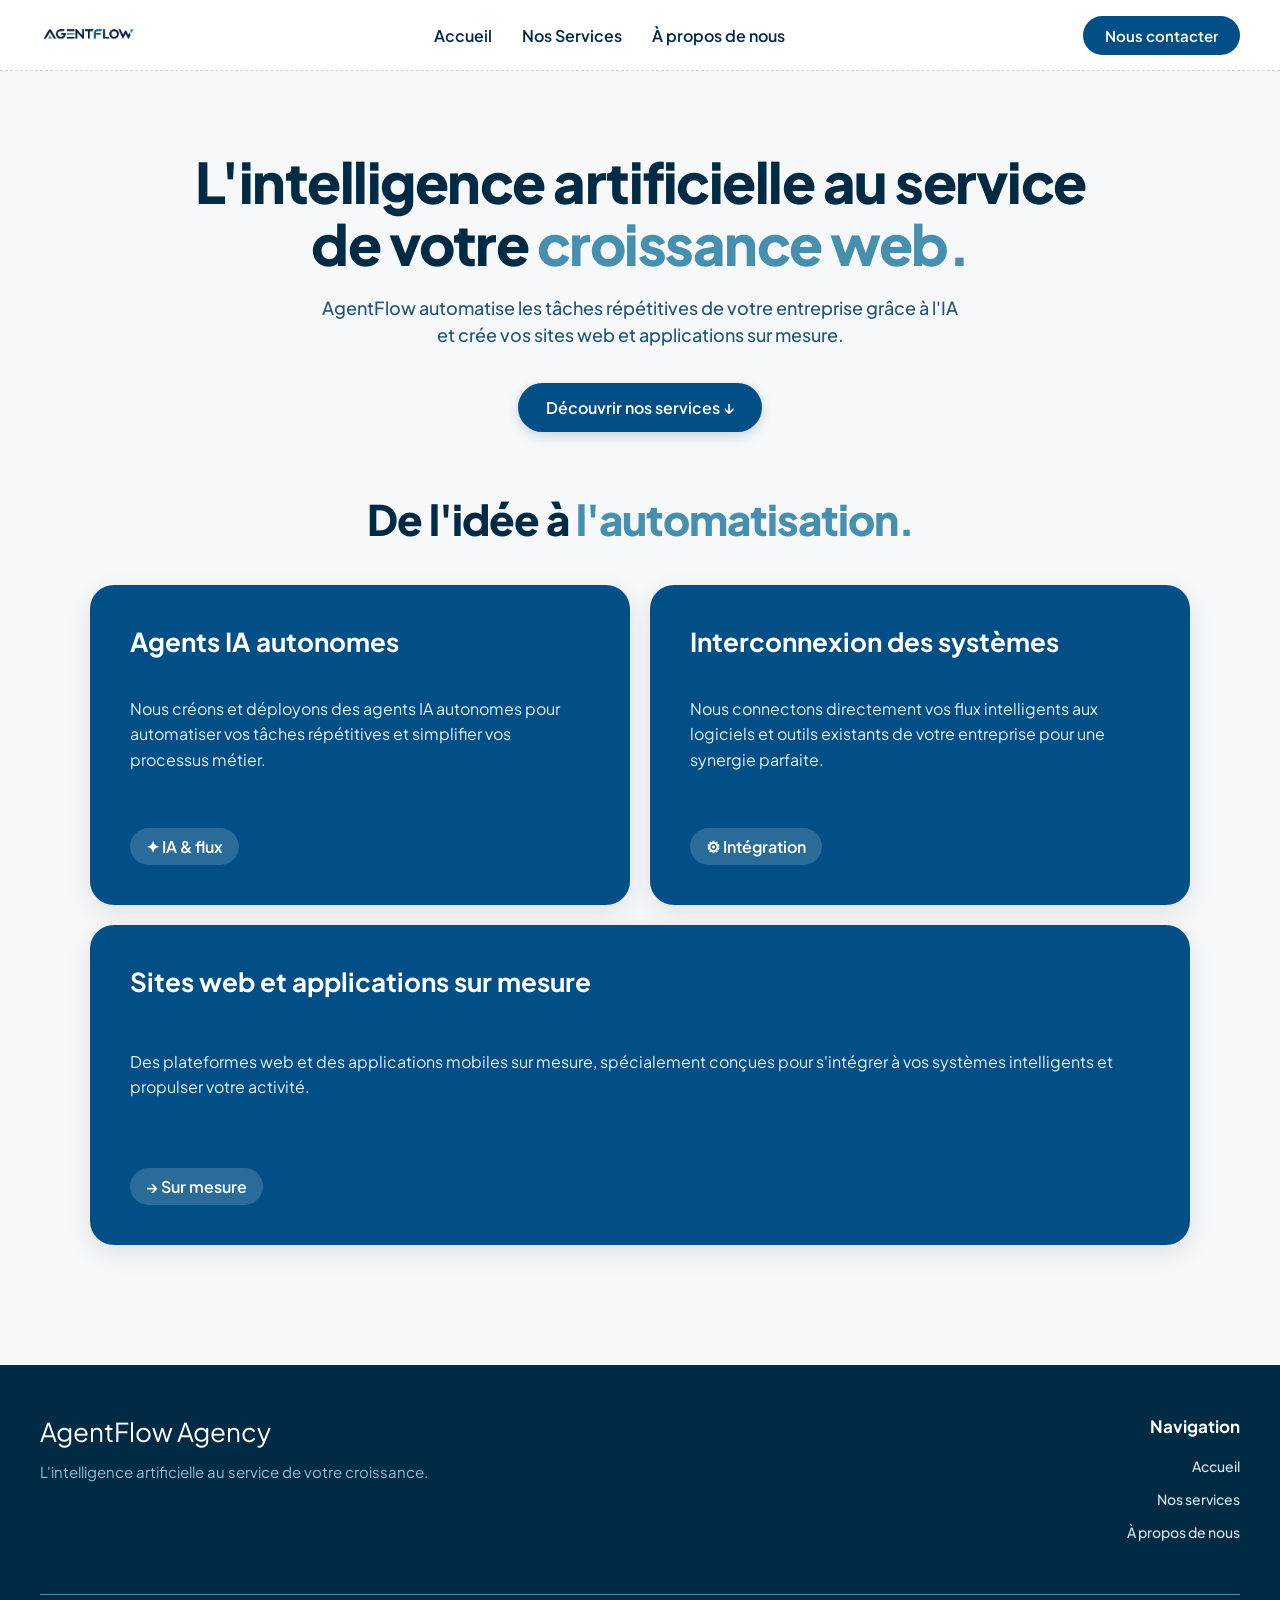
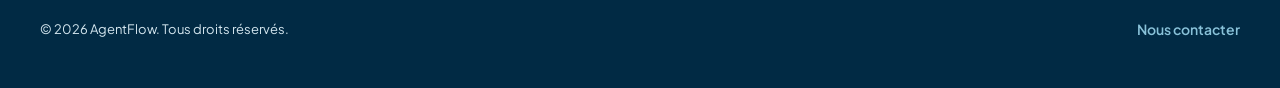
<file: index.html>
<!DOCTYPE html>
<html lang="fr">
<!-- Métadonnées & Ressources -->
<head>
  <meta charset="UTF-8">
  <meta name="viewport" content="width=device-width, initial-scale=1.0">
  <title>Accueil | AgentFlow Agency</title>
  <link rel="stylesheet" href="style.css">
  <link rel="preconnect" href="https://fonts.googleapis.com">
  <link rel="preconnect" href="https://fonts.gstatic.com" crossorigin>
  <link
    href="https://fonts.googleapis.com/css2?family=Inter:ital,opsz,wght@0,14..32,100..900;1,14..32,100..900&family=Libre+Caslon+Condensed:ital,wght@0,400..700;1,400..700&family=Plus+Jakarta+Sans:ital,wght@0,200..800;1,200..800&display=swap"
    rel="stylesheet">

</head>

<body>
  <!-- Header + Navigation -->
  <header>
    
    <a href="index.html" class="logo"><img src="images/agentflow_logo_agency.png" alt="Logo d'AgentFlow Agency"></a>
    
    <nav class="main_nav">
      <ul>
        <li><a href="index.html">Accueil</a></li>
        <li><a href="./pages/services.html">Nos Services</a></li>
        <li><a href="./pages/a-propos.html">À propos de nous</a></li>
      </ul>
    </nav>

    <a href="mailto:adam.msk212@gmail.com" class="email_contact">Nous contacter</a>

  </header>

  <main>
    <!-- Présentation principale -->
    <h1>L'intelligence artificielle au service de votre <span>croissance web.</span></h1>
    <p class="h1_sous_titre">
      AgentFlow automatise les tâches répétitives de votre entreprise grâce à l'IA et crée vos sites web et
      applications sur mesure.
    </p>

    <a href="#nos-services" class="bouton_cta">Découvrir nos services &darr;</a>


<!-- Aperçu de nos services -->
    <section class="services_section">
      <h2 class="section_titre">De l'idée à <span>l'automatisation.</span></h2>

      <div id="nos-services" class="cartes_grid">
        <div class="carte">
          <h3>Agents IA autonomes</h3>
          <p>Nous créons et déployons des agents IA autonomes pour automatiser vos tâches répétitives et simplifier vos
            processus métier.</p>
          <div class="carte_badge">&#10022; IA & flux</div>
        </div>

        <div class="carte">
          <h3>Interconnexion des systèmes</h3>
          <p>Nous connectons directement vos flux intelligents aux logiciels et outils existants de votre entreprise
            pour une synergie parfaite.</p>
          <div class="carte_badge">&#9881; Intégration</div>
        </div>

        <div class="carte carte_full">
          <h3>Sites web et applications sur mesure</h3>
          <p>Des plateformes web et des applications mobiles sur mesure,
            spécialement conçues pour s'intégrer à vos systèmes
            intelligents et propulser votre activité.</p>
          <div class="carte_badge">&#8594; Sur mesure</div>
        </div>

      </div>

    </section>

<!-- Pied de page -->
  </main>

  <footer>
<!-- Identité de l'agence -->
    <div class="footer_haut">

      <div class="footer_marque">
        <h2>AgentFlow Agency</h2>
        <p>L'intelligence artificielle au service de votre croissance.</p>
      </div>

      <nav class="footer_nav" aria-label="Navigation du pied de page">
        <h3>Navigation</h3>
        <ul>
          <li><a href="index.html">Accueil</a></li>
          <li><a href="pages/services.html">Nos services</a></li>
          <li><a href="pages/a-propos.html">À propos de nous</a></li>
        </ul>
      </nav>

    </div>

    <hr>

    <div class="footer_bas">
      <p>© 2026 AgentFlow. Tous droits réservés.</p>
      <a href="mailto:adam.msk212@gmail.com">Nous contacter</a>

    </div>

  </footer>



</body>

</html>
</file>
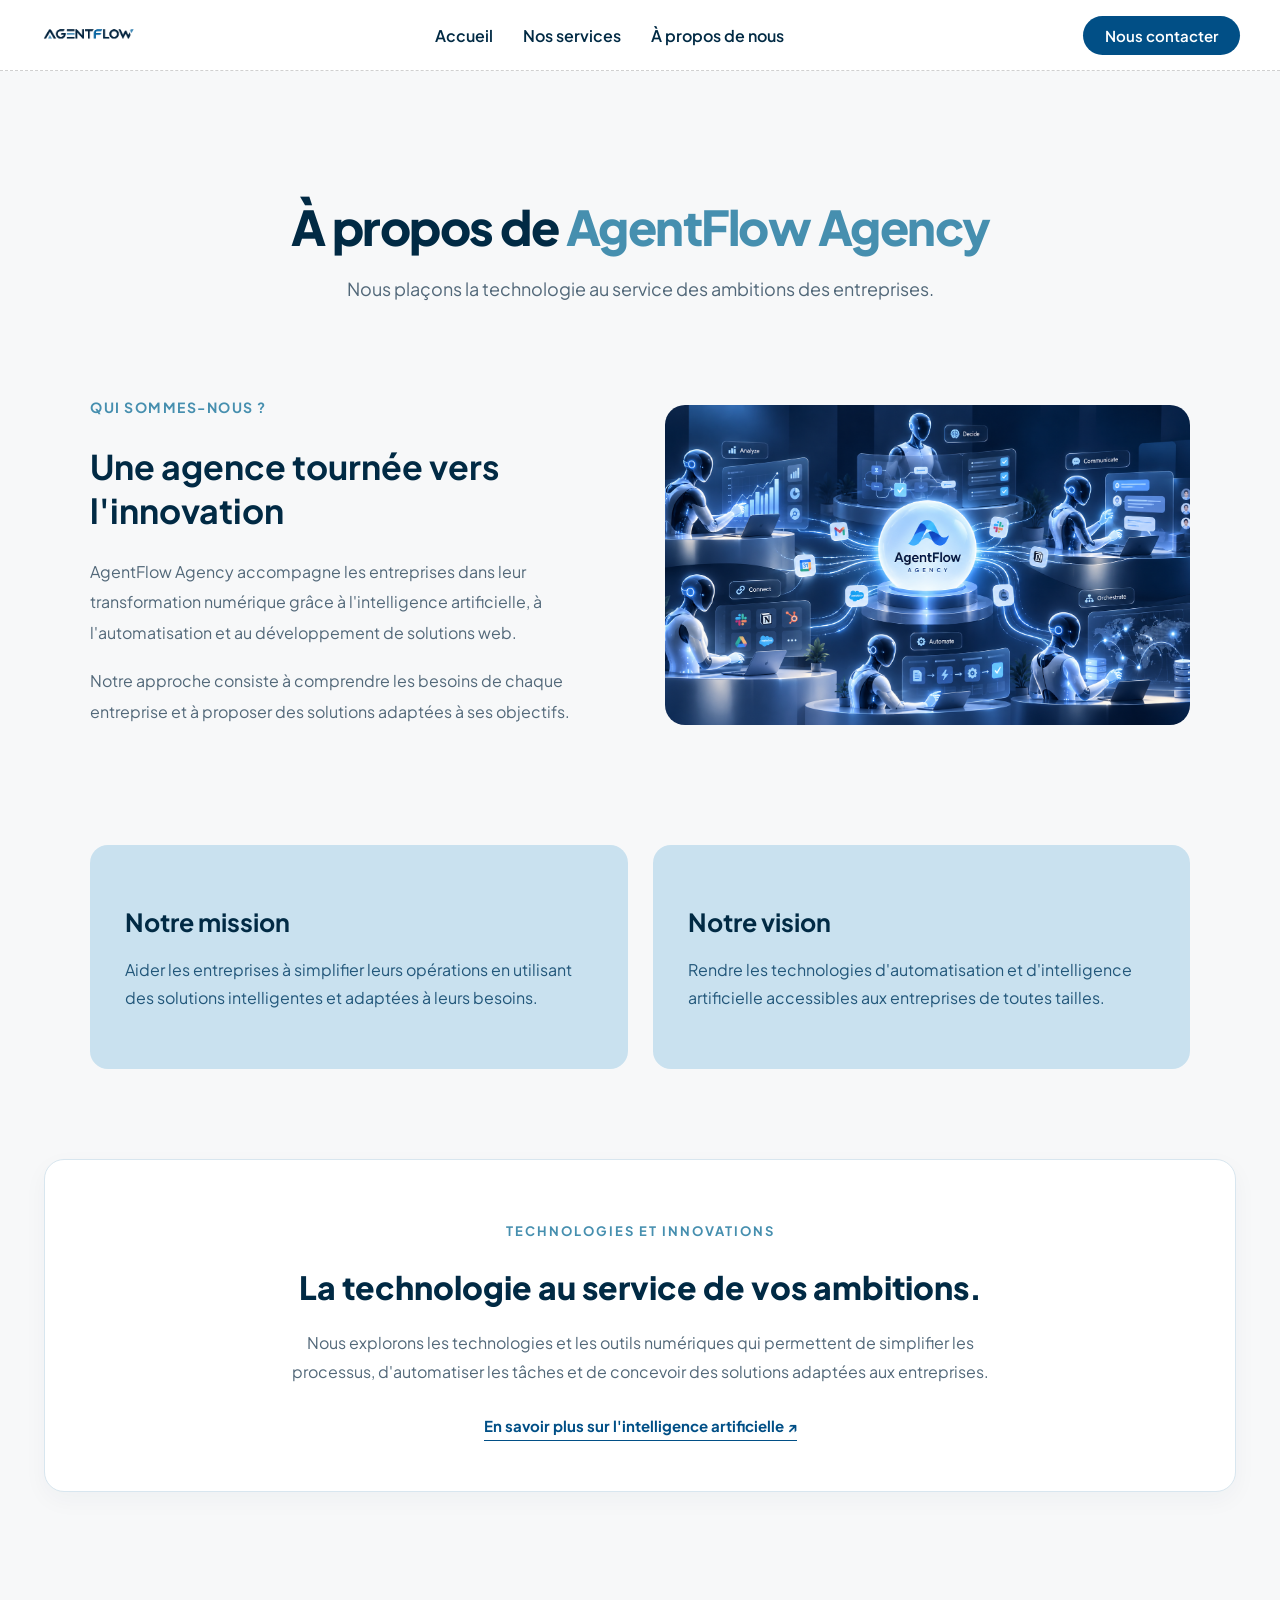
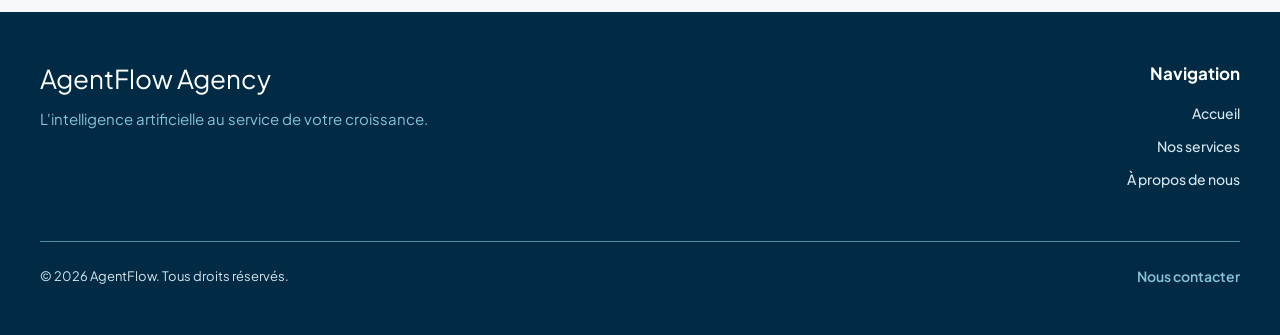
<file: pages/a-propos.html>
<!DOCTYPE html>
<html lang="fr">
<!-- Métadonnnées et ressources -->
<head>
    <meta charset="UTF-8">
    <meta name="viewport" content="width=device-width, initial-scale=1.0">
    <title>À propos | AgentFlow Agency</title>
    <link rel="stylesheet" href="../style.css">
    <link rel="preconnect" href="https://fonts.googleapis.com">
    <link rel="preconnect" href="https://fonts.gstatic.com" crossorigin>
    <link
        href="https://fonts.googleapis.com/css2?family=Inter:ital,opsz,wght@0,14..32,100..900;1,14..32,100..900&family=Libre+Caslon+Condensed:ital,wght@0,400..700;1,400..700&family=Plus+Jakarta+Sans:ital,wght@0,200..800;1,200..800&display=swap"
        rel="stylesheet">

</head>

<body>
    <!-- Header + Navigation -->
    <header>
        
        <a href="../index.html" class="logo"><img src="../images/agentflow_logo_agency.png"
                alt="Logo d'AgentFlow Agency"></a>
        
        <nav class="main_nav">
            <ul>
                <li><a href="../index.html">Accueil</a></li>
                <li><a href="services.html">Nos services</a></li>
                <li><a href="a-propos.html">À propos de nous</a></li>
            </ul>
        </nav>

        <a href="mailto:adam.msk212@gmail.com" class="email_contact">Nous contacter</a>

    </header>

    <main>
        <!-- Introduction de l'agence -->
        <section class="a_propos_intro">
            <h1>À propos de <span>AgentFlow Agency</span></h1>
            <p>Nous plaçons la technologie au service des ambitions des entreprises.</p>
        </section>
        <!-- Présentation de l'agence -->
        <section class="a_propos_presentation">
            <div class="presentation_texte">
                <p class="presentation_etiquette">Qui sommes-nous ?</p>
                <h2>Une agence tournée vers l'innovation</h2>
                <p>AgentFlow Agency accompagne les entreprises dans leur transformation numérique grâce à l'intelligence
                    artificielle, à l'automatisation et au développement de solutions web.</p>
                <p>Notre approche consiste à comprendre les besoins de chaque entreprise et à proposer des solutions
                    adaptées à ses objectifs.</p>
            </div>

            <div id="image-agence"  class="presentation_image">
                <img src="../images/agents_ai_photo.jpg" alt="Illustration des agents IA et de l'automatisation">
            </div>

        </section>
        <!-- Mission et vision -->
        <section class="a_propos_valeurs">

            <div class="valeur_carte">
                <h2>Notre mission</h2>
                <p>Aider les entreprises à simplifier leurs opérations en utilisant des solutions intelligentes et
                    adaptées à leurs besoins.</p>
            </div>

            <div class="valeur_carte">
                <h2>Notre vision</h2>
                <p>Rendre les technologies d'automatisation et d'intelligence artificielle accessibles aux entreprises
                    de toutes tailles.</p>
            </div>

        </section>
        <!-- Technologies et innovations -->
        <section class="a_propos_technologie">
            <p class="technologies_etiquette">TECHNOLOGIES ET INNOVATIONS</p>
            <h2>La technologie au service de vos ambitions.</h2>
            <p>Nous explorons les technologies et les outils numériques qui permettent de simplifier les processus,
                d'automatiser les tâches et de concevoir des solutions adaptées aux entreprises.</p>
            <a href="https://www.ibm.com/fr-fr/think/topics/artificial-intelligence" target="_blank"
                rel="noopener noreferrer">En savoir plus sur l'intelligence artificielle &#8599;</a>

        </section>






    </main>

    <!-- Footer -->
    <footer>

        <div class="footer_haut">

            <div class="footer_marque">
                <h2>AgentFlow Agency</h2>
                <p>L'intelligence artificielle au service de votre croissance.</p>
            </div>

            <nav class="footer_nav" aria-label="Navigation du pied de page">
                <h3>Navigation</h3>
                <ul>
                    <li><a href="../index.html">Accueil</a></li>
                    <li><a href="services.html">Nos services</a></li>
                    <li><a href="a-propos.html">À propos de nous</a></li>
                </ul>
            </nav>

        </div>

        <hr>

        <div class="footer_bas">
            <p>© 2026 AgentFlow. Tous droits réservés.</p>
            <a href="mailto:adam.msk212@gmail.com">Nous contacter</a>

        </div>

    </footer>


</body>

</html>
</file>
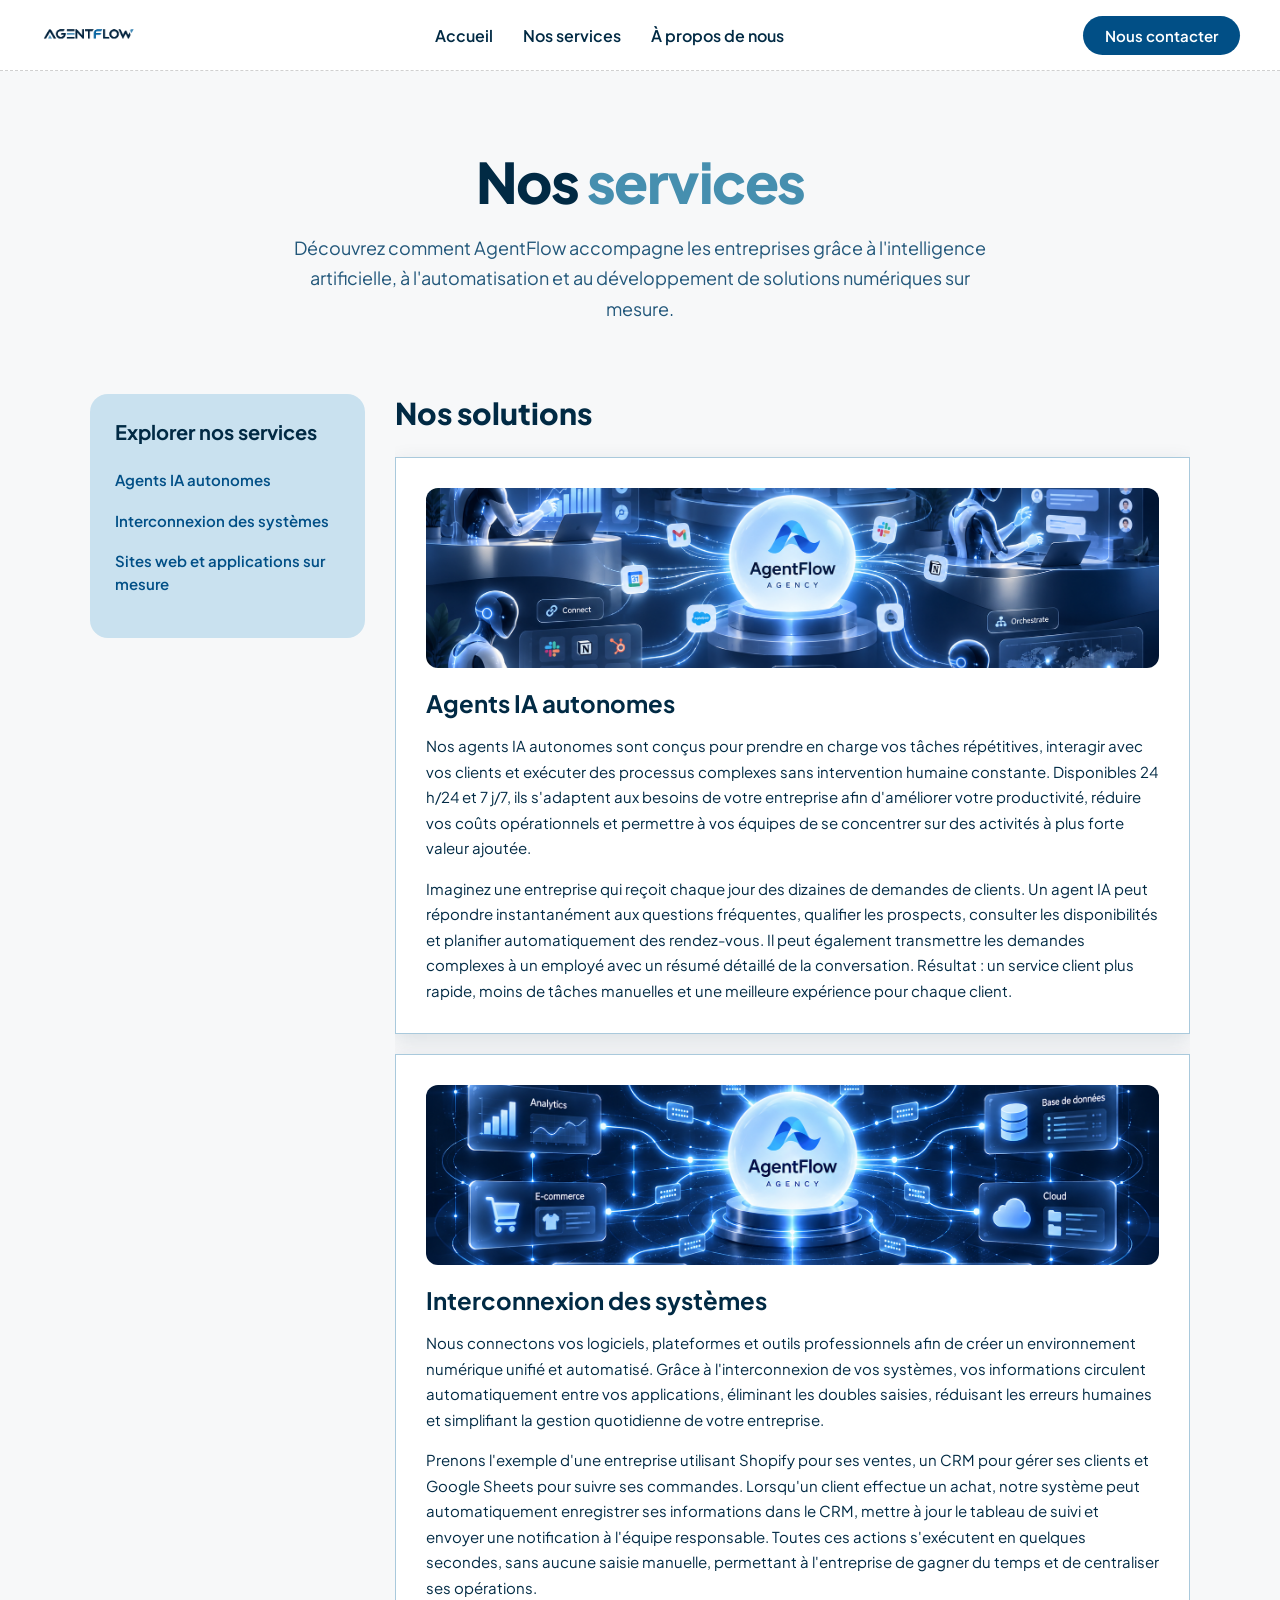
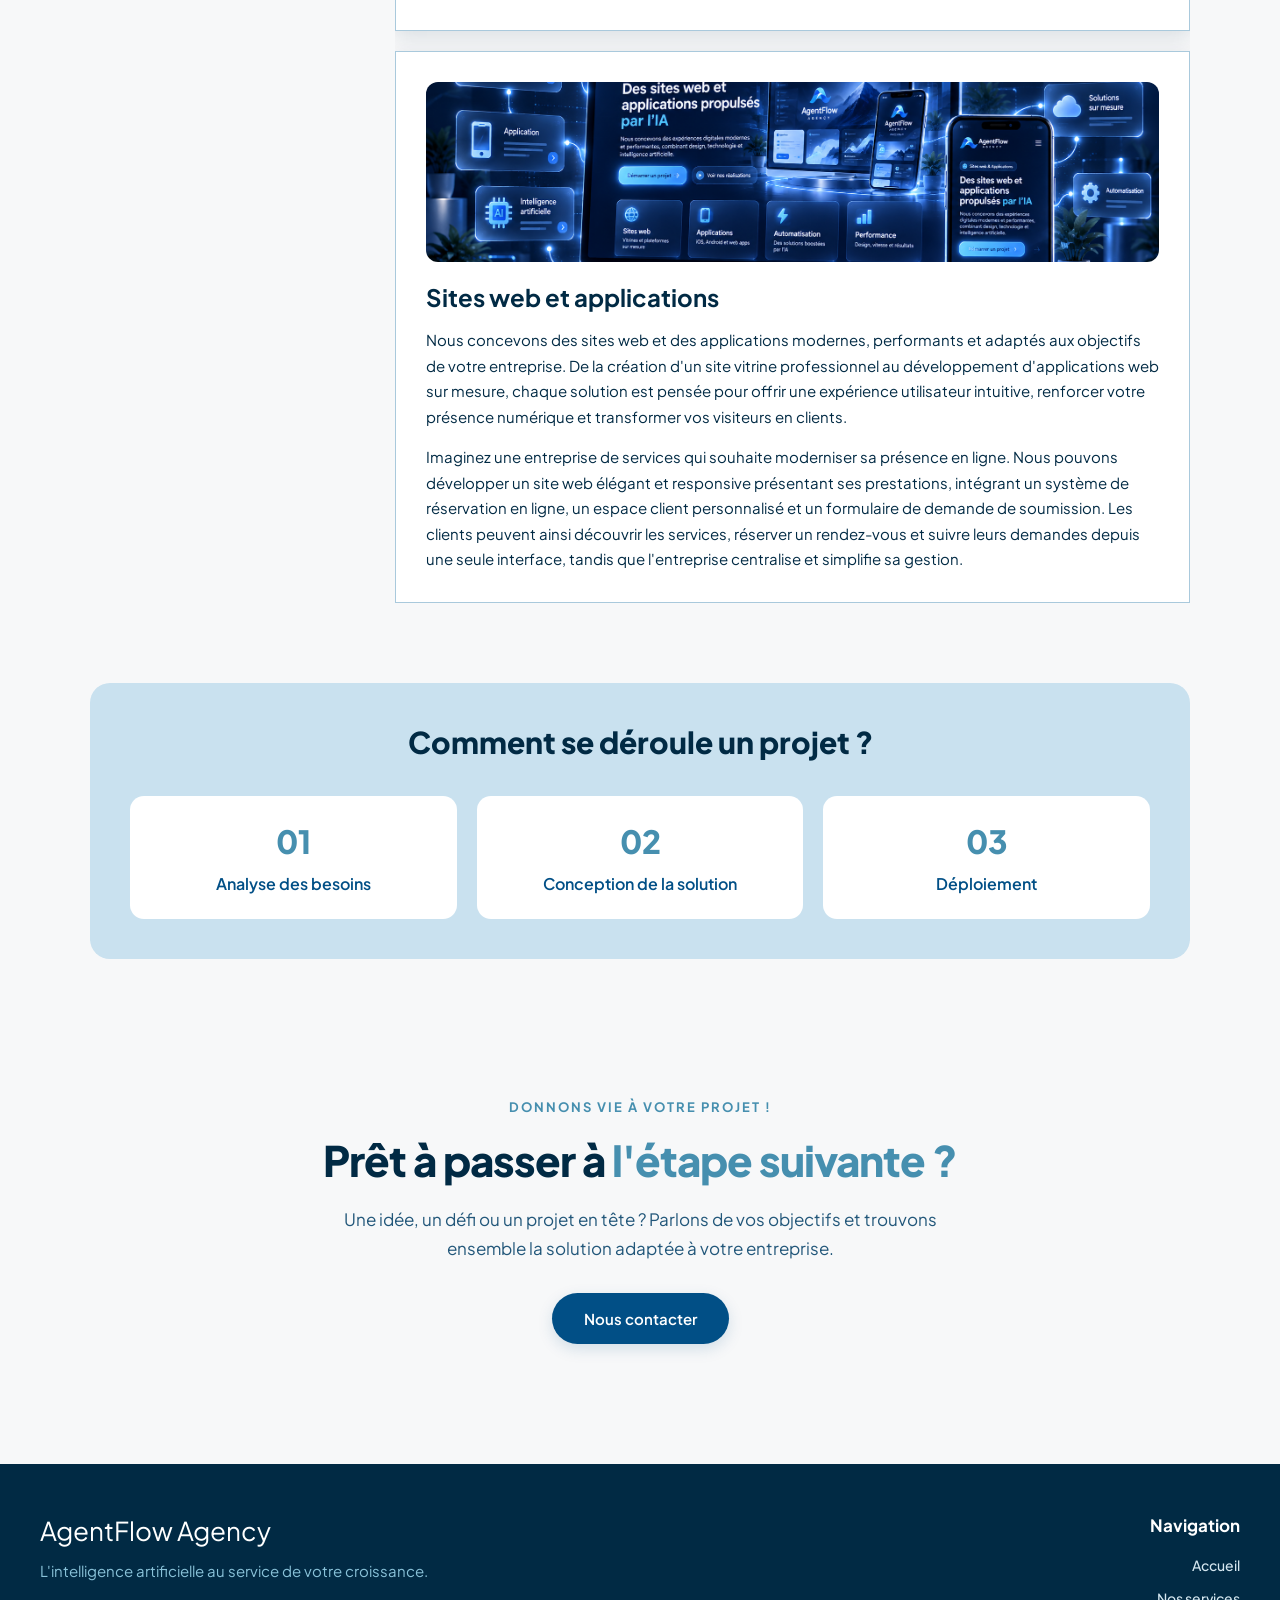
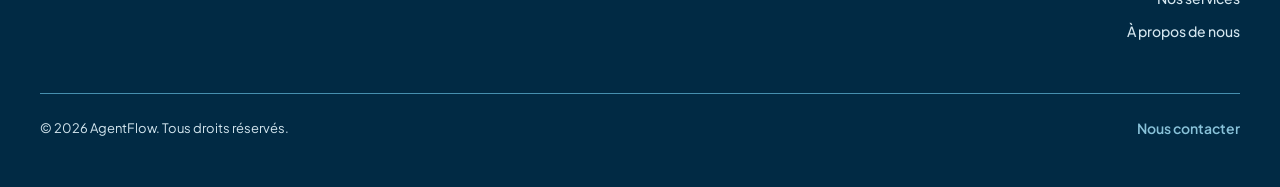
<file: pages/services.html>
<!DOCTYPE html>
<html lang="fr">
<!-- Métadonnées et ressources -->
<head>
  <meta charset="UTF-8">
  <meta name="viewport" content="width=device-width, initial-scale=1.0">
  <title>Nos services | AgentFlow Agency</title>
  <link rel="stylesheet" href="../style.css">
  <link rel="preconnect" href="https://fonts.googleapis.com">
  <link rel="preconnect" href="https://fonts.gstatic.com" crossorigin>
  <link
    href="https://fonts.googleapis.com/css2?family=Inter:ital,opsz,wght@0,14..32,100..900;1,14..32,100..900&family=Libre+Caslon+Condensed:ital,wght@0,400..700;1,400..700&family=Plus+Jakarta+Sans:ital,wght@0,200..800;1,200..800&display=swap"
    rel="stylesheet">

</head>

<body>
<!-- Header + Navigation -->
<header>

<a href="../index.html" class="logo"><img src="../images/agentflow_logo_agency.png" alt="Logo d'AgentFlow Agency"></a>

<nav class="main_nav">
    <ul>
    <li><a href="../index.html">Accueil</a></li>
    <li><a href="services.html">Nos services</a></li>
    <li><a href="a-propos.html">À propos de nous</a></li>
    </ul>
</nav>

<a href="mailto:adam.msk212@gmail.com" class="email_contact">Nous contacter</a>

</header>
    
<main>
    <!-- Présentation des services -->
    <section class="services_intro">
        <h1>Nos <span>services</span></h1>
        <p>Découvrez comment AgentFlow accompagne les entreprises grâce à l'intelligence artificielle, à l'automatisation et au développement de solutions numériques sur mesure.</p>
    </section>

    <div class="services_box">
        <!-- Navigation rapide entre les services (aside) -->
        <aside class="service-aside">
            <h2>Explorer nos services</h2>
            <ul>
                <li><a href="#agents_ia">Agents IA autonomes</a></li>
                <li><a href="#interconnexion">Interconnexion des systèmes</a></li>
                <li><a href="#sites_applications">Sites web et applications sur mesure</a></li>
            </ul>
            
        </aside>

        <section class="services_details">
            <!-- Fiches détaillées des services -->
            <h2>Nos solutions</h2>

            <div class="services_liste" id="liste-services">
                <article class="service_fiche">
                    <a name="agents_ia"></a>
                    <img class="service_image" src="../images/agents_ai_photo.jpg" alt="Illustration d'un agent IA qui exécute des tâches">
                    <h3>Agents IA autonomes</h3>
                    <p>Nos agents IA autonomes sont conçus pour prendre en charge vos tâches répétitives, interagir avec vos clients et exécuter des processus complexes sans intervention humaine constante. Disponibles 24 h/24 et 7 j/7, ils s'adaptent aux besoins de votre entreprise afin d'améliorer votre productivité, réduire vos coûts opérationnels et permettre à vos équipes de se concentrer sur des activités à plus forte valeur ajoutée.</p>
                    <p>Imaginez une entreprise qui reçoit chaque jour des dizaines de demandes de clients. Un agent IA peut répondre instantanément aux questions fréquentes, qualifier les prospects, consulter les disponibilités et planifier automatiquement des rendez-vous. Il peut également transmettre les demandes complexes à un employé avec un résumé détaillé de la conversation. Résultat : un service client plus rapide, moins de tâches manuelles et une meilleure expérience pour chaque client.</p>
                </article>

                <article class="service_fiche">
                    <a name="interconnexion"></a>
                    <img class="service_image"  src="../images/interconnexion_des_systemes_photo.png" alt="Schéma illustrant plusieurs applications et systèmes interconnectés">
                    <h3>Interconnexion des systèmes</h3>
                    <p>Nous connectons vos logiciels, plateformes et outils professionnels afin de créer un environnement numérique unifié et automatisé. Grâce à l'interconnexion de vos systèmes, vos informations circulent automatiquement entre vos applications, éliminant les doubles saisies, réduisant les erreurs humaines et simplifiant la gestion quotidienne de votre entreprise.</p>
                    <p>Prenons l'exemple d'une entreprise utilisant Shopify pour ses ventes, un CRM pour gérer ses clients et Google Sheets pour suivre ses commandes. Lorsqu'un client effectue un achat, notre système peut automatiquement enregistrer ses informations dans le CRM, mettre à jour le tableau de suivi et envoyer une notification à l'équipe responsable. Toutes ces actions s'exécutent en quelques secondes, sans aucune saisie manuelle, permettant à l'entreprise de gagner du temps et de centraliser ses opérations.</p>
                </article>

                <article class="service_fiche">
                    <a name="sites_applications"></a>
                    <img class="service_image"  src="../images/site_app_photo.png" alt="Présentation d'un site web sur un ordinateur et un téléphone">
                    <h3>Sites web et applications</h3>
                    <p>Nous concevons des sites web et des applications modernes, performants et adaptés aux objectifs de votre entreprise. De la création d'un site vitrine professionnel au développement d'applications web sur mesure, chaque solution est pensée pour offrir une expérience utilisateur intuitive, renforcer votre présence numérique et transformer vos visiteurs en clients.</p>
                    <p>Imaginez une entreprise de services qui souhaite moderniser sa présence en ligne. Nous pouvons développer un site web élégant et responsive présentant ses prestations, intégrant un système de réservation en ligne, un espace client personnalisé et un formulaire de demande de soumission. Les clients peuvent ainsi découvrir les services, réserver un rendez-vous et suivre leurs demandes depuis une seule interface, tandis que l'entreprise centralise et simplifie sa gestion.</p>

                </article>
            </div>

        </section>

    </div>

    <section class="service_methode">
        <!-- Étapes de réalisation d'un projet -->
        <h2>Comment se déroule un projet ?</h2>
        <ol>
            <li>Analyse des besoins</li>
            <li>Conception de la solution</li>
            <li>Déploiement</li>
        </ol>
    </section>
    <!-- Invitation à nous contacter -->
    <section class="service_contact">
        <p class="contact_etiquette">Donnons vie à votre projet !</p>
        <h2>Prêt à passer à <span>l'étape suivante ?</span></h2>
        <p>Une idée, un défi ou un projet en tête ? Parlons de vos objectifs et trouvons ensemble la solution adaptée à votre entreprise.</p>
        <a href="mailto:adam.msk212@gmail.com" class="bouton_cta">Nous contacter</a>

    </section>

</main>


<!-- Footer -->
<footer>

    <div class="footer_haut">

      <div class="footer_marque">
        <h2>AgentFlow Agency</h2>
        <p>L'intelligence artificielle au service de votre croissance.</p>
      </div>

      <nav class="footer_nav" aria-label="Navigation du pied de page">
        <h3>Navigation</h3>
        <ul>
          <li><a href="../index.html">Accueil</a></li>
          <li><a href="services.html">Nos services</a></li>
          <li><a href="a-propos.html">À propos de nous</a></li>
        </ul>
      </nav>

    </div>

    <hr>

    <div class="footer_bas">
      <p>© 2026 AgentFlow. Tous droits réservés.</p>
      <a href="mailto:adam.msk212@gmail.com">Nous contacter</a>

    </div>

  </footer>

</body>

</html>
</file>
<file: style.css>
/* ==========================================
   1. Body
========================================== */

/* Corps de la page (body) + Police d'écriture & Couleurs */
body{
    margin:0;
    padding: 0;
    font-family: "Plus Jakarta Sans", sans-serif;
    background-color: #F7F8F9;
    color: #012A44;

}


/* ==========================================
   02. HEADER
========================================== */

/* Structure générale du header */
header{
    display: flex;
    justify-content: space-between;
    align-items: center;
    padding: 15px 40px;
    background-color: #FFFFFF;
    border-bottom: 1px dashed #d0d0d0;

}

/* Logo  */
.logo img{
    height: 40px;
    width: auto;
    border-radius: 9px;
    display: block;

}

/* Menu de navigation (.main_nav) */

.main_nav ul{
    display: flex;
    list-style-type: none;
    gap: 30px;
    margin:0;
    padding: 0;
}

.main_nav a{
    text-decoration: none;
    color: #012A44;
    font-size: 16px;
    font-weight: 600;
}

/* Effets au survol des liens */

.main_nav a:hover{
    color:#468FAF;
}

/* Bouton de contact (.email_contact) */
.email_contact {
    display: inline-block ;
    padding: 10px 22px;
    background-color: #014F86;
    color: #FFFFFF;
    border-radius: 25px;
    font-size: 15px;
    font-weight: 600;
    transition: background-color 0.2s ease;
    text-decoration: none;
}

/* Effet au survol du bouton contact */
.email_contact:hover{
    background-color: #012A44;
}


/* ==========================================
   03. ACCUEIL - SECTION PRINCIPALE
========================================== */

/* Structure principale (main) */
main{
    text-align: center;
    padding: 80px 20px 60px 20px;
    background-color: #F7F8F9;
}

/* Titre principal (h1) */
main h1{
    font-size: 56px;
    font-weight: 800;
    color:#012A44;
    max-width: 900px;
    margin: 0 auto 20px auto;
    line-height: 1.1;
    letter-spacing: -1.5px;
}

/* Mots en couleur dans le titre (h1 span) */

main h1 span{
    color:#468FAF;
}

/* Sous-titre (.h1_sous_titre) */
.h1_sous_titre{
    font-size: 18px;
    font-weight: 500;
    color:#22577A;
    max-width: 650px;
    margin: 0 auto 35px auto;
    line-height: 1.5;
}

/* Bouton principal (.bouton_cta) */
.bouton_cta{
    display: inline-block;
    padding: 14px 28px;
    background-color: #014F86;
    color: #FFFFFF;
    text-decoration: none;
    font-weight: 600;
    border-radius: 30px;
    transition: background-color 0.2s ease, transform 0.2s ease;
    box-shadow: 0 4px 12px rgba(1,79,134,0.20);
}



/* Effet au survol du bouton principal */
.bouton_cta:hover{
    background-color: #012A44;
    transform: translateY(-2px);
}

/* ==========================================
   04. SECTION SERVICES
========================================== */

/* Conteneur de la section (.services_section) */
.services_section{
    padding: 60px 20px;
    max-width: 1100px;
    margin: 0 auto;
}

/* Titre de section (.section_titre) */
.section_titre{
    text-align: center;
    font-size: 42px;
    font-weight: 800;
    color:#012A44;
    letter-spacing: -1px;
    margin: 0 0 40px 0;
}

/* Mots en couleur dans le titre */
.section_titre span {
    color: #468FAF;
}


/* ==========================================
   05. CARTES DE SERVICES
========================================== */

/* Grille des cartes (#nos-services.cartes_grid) */
.cartes_grid{
    display: grid;
    grid-template-columns: 1fr 1fr;
    gap:20px;
}

/* Apparence générale des cartes (.carte) */
.carte{
    display: flex;
    flex-direction: column;
    justify-content: space-between;
    background-color: #014F86;
    color:#FFFFFF;
    padding: 40px;
    border-radius: 24px;
    text-align: left;
    min-height: 240px;
    box-shadow: 0 8px 24px rgba(1,42,68,0.10);
    transition: transform 0.2s ease;
}

/* Effet au survol des cartes */
.carte:hover{
    transform: translateY(-4px);
}

/* Titres des cartes (.carte h3) */
.carte h3{
    font-size: 26px;
    font-weight: 700;
    margin : 0 0 12px 0;
}

/* Paragraphes des cartes (.carte p) */
.carte p{
    font-size: 16px;
    line-height: 1.6;
    color: #E5F3FA;
    margin: 0 0 30px 0;
}

/* Carte occupant toute la largeur (.carte_full) */
.carte_full {
    grid-column: 1 / -1;
}

/* Badges à l'intérieur des cartes (.carte_badge) */
.carte_badge {
    align-self: flex-start;
    display: inline-block;
    background-color: rgba(255, 255, 255, 0.16);
    color:#FFFFFF;
    padding: 8px 16px;
    border-radius: 20px;
    font-weight: 600;
}

/* ==========================================
   06. FOOTER - PIED DE PAGE
========================================== */

/* Apparence générale du footer */

footer{
    background-color: #012A44;
    color: #FFFFFF;
    padding: 50px 40px;
}

/* Partie supérieure : deux colonnes (.footer_haut) */

.footer_haut {
    display: flex;
    justify-content: space-between;
    align-items: flex-start;
    gap:40px;
}

/* Identité de l'agence (.footer_marque) */
.footer_marque{
    max-width: 400px;
}

/* Titre de l'agence (.footer_marque h2) */
.footer_marque h2{
    font-size: 26px;
    font-weight: 400;
    color:#FFFFFF;
    margin: 0 0 12px 0;
}


/* Description de l'agence (.footer_marque p) */
.footer_marque p{
    font-size: 15px;
    font-weight: 400;
    line-height: 1.6;
    color: #89C2D9;
    margin:0;
}


/* Navigation du footer (.footer_nav) */
.footer_nav{
    text-align: right;
}


/* Titre de la navigation (.footer_nav h3) */
.footer_nav h3{
    font-size: 17px;
    font-weight: 700;
    color:#FFFFFF;
    margin: 0 0 18px 0;

}


/* Liste des liens de navigation (.footer_nav ul) */
.footer_nav ul{
    list-style-type:none;
    padding: 0;
    margin: 0;
}


/* Espacement entre les liens (.footer_nav li) */
.footer_nav li{
    margin-bottom: 12px;
}


/* Apparence des liens de navigation (.footer_nav a) */
.footer_nav a{
    color: #D4E6EF;
    text-decoration: none;
    font-size: 14px;
    font-weight: 500;
    transition: color 0.2s ease;
}


/* Effet au survol des liens (.footer_nav a:hover) */
.footer_nav a:hover{
    color:#89C2D9;
}


/* Ligne de séparation horizontale (footer hr) */
footer hr {
    border: none;
    border-top: 1px solid #468FAF;
    margin: 40px 0 25px 0;
}


/* Partie inférieure du footer (.footer_bas) */
.footer_bas{
    display: flex;
    justify-content: space-between;
    align-items: center;
    gap: 20px;
}


/* Texte du copyright (.footer_bas p) */
.footer_bas p{
    margin:0;
    font-size: 13px;
    color: #D4E6EF;
}


/* Lien de contact (.footer_bas a) */
.footer_bas a{
    color:#89C2D9;
    text-decoration: none;
    font-size: 14px;
    font-weight: 600;
    transition: color 0.2s ease;
}


/* Effet au survol du lien contact (.footer_bas a:hover) */
.footer_bas a:hover {
    color: #FFFFFF;
}



/* ==========================================
   07. PAGE SERVICES - INTRODUCTION
========================================== */

/* Conteneur de l'introduction (.services_intro) */
.services_intro{
    max-width: 900px;
    margin: 0 auto 70px auto;
    text-align: center;
}

/* Titre principal (.services_intro h1) */
.services_intro h1{
    font-size: 56px;
    font-weight: 800;
    margin-bottom: 20px;
}

/* Mot en couleur (.services_intro h1 span) */
.services_intro h1 span {
    color: #468FAF;
}

/* Paragraphe d'introduction (.services_intro p) */
.services_intro p {
    font-size: 18px;
    line-height: 1.7;
    max-width: 700px;
    margin: 0 auto;
    color: #22577A;
}


/* ==========================================
   08. PAGE SERVICES - MENU LATÉRAL
========================================== */

/* Conteneur du aside et des services (.services_box) */
.services_box{
    max-width: 1100px;
    margin: 0 auto;
    text-align: left;
    display: flow-root;
}

/* Apparence et position flottante du aside (.service-aside) */
.service-aside{
    float: left;
    width: 25%;
    box-sizing: border-box;
    padding: 25px;
    margin-right: 30px;
    background-color: #C9E1EF;
    border-radius: 18px;
}

/* Titre du aside (.service-aside h2) */
.service-aside h2{
    font-size: 20px;
    font-weight: 700;
    margin: 0 0 25px 0;
    color:#012A44;
}

/* Liste du menu latéral (.service-aside ul) */
.service-aside ul{
    list-style-type: none;
    margin: 0;
    padding: 0;
}

/* Espacement entre les éléments (.service-aside li) */
.service-aside li{
    margin-bottom: 18px;
}

/* Liens du menu latéral (.service-aside a) */
.service-aside a{
    text-decoration: none;
    color: #014F86;
    font-size: 15px;
    font-weight: 600;
    line-height: 1.5;
    transition: color 0.2s ease;
}

/* Effet au survol des liens (.service-aside a:hover) */
.service-aside a:hover{
    color:#468FAF;
}


/* ==========================================
   09. PAGE SERVICES - FICHES DES SERVICES
========================================== */

/* Conteneur des services (.services_details) */
.services_details{
    overflow: hidden;
    text-align: left;
}

/* Titre Nos solutions (.services_details h2) */
.services_details h2{
    font-size: 30px;
    font-weight: 800;
    color:#012A44;
    margin: 0 0 25px 0;
}

/* Liste des fiches (.services_liste) */
.services_liste{
    display: flex;
    flex-direction: column;
    gap:20px;
}

/* Apparence des fiches (.service_fiche) */
.service_fiche{
    background-color: #FFFFFF;
    border: 1px solid #A9C9DC;
    box-shadow: 0 6px 20px rgba(1, 42, 68, 0.12);
    padding: 30px;
    scroll-margin-top: 30px;
}

/* Titres des fiches (.service_fiche h3) */
.service_fiche h3{
    font-size: 24px;
    font-weight: 700;
    color:#012A44;
    margin: 0 0 15px 0;
}

/* Paragraphes des fiches (.service_fiche p) */
.service_fiche p{
    font-size: 15px;
    line-height: 1.7;
    margin: 0 0 15px 0;
    border-radius: 18px;
}

/* Supprimer la marge sous le dernier paragraphe */

.service_fiche p:last-child {
    margin-bottom: 0;
}


/* ==========================================
   10. PAGE SERVICES - NOTRE MÉTHODE
========================================== */

/* Conteneur de la méthode (.service_methode) */
.service_methode{
    max-width: 1100px;
    margin: 80px auto 0;
    padding: 40px;
    box-sizing: border-box;
    background-color: #C9E1EF;
    border-radius: 20px;
    text-align: center;

}

/* Titre de la méthode (.service_methode h2) */
.service_methode h2{
    font-size: 30px;
    font-weight: 800;
    color:#012A44;
    margin: 0 0 35px;
}


/* Liste numérotée (.service_methode ol) */
.service_methode ol{
    display: flex;
    gap:20px;
    padding: 0;
    margin: 0;
    list-style-position: inside;
    list-style-type: none;
    counter-reset: etape;
    
}

/* Étapes de la méthode (.service_methode li) */
.service_methode li{
    flex: 1;
    background-color: #FFFFFF;
    padding: 25px 15px;
    border-radius: 14px;
    color:#014F86;
    font-size: 16px;
    font-weight: 600;
    counter-increment: etape;
}

.service_methode li::before{
    content: counter(etape, decimal-leading-zero);
    display: block;
    font-size: 32px;
    font-weight: 800;
    color:#468FAF;
    margin-bottom: 12px;
}



/* ==========================================
   11. PAGE SERVICES - CONTACT
========================================== */

/* Conteneur de la section contact (.service_contact) */
.service_contact{
    max-width: 850px;
    margin: 80px auto 0;
    padding: 60px 20px;
    text-align: center ;
    background-color: #F7F8F9;

}

/* Petite étiquette d'introduction (.contact_etiquette) */
.contact_etiquette{
    font-size: 13px;
    font-weight: 700;
    letter-spacing: 2px;
    text-transform: uppercase;
    color:#468FAF;
    margin: 0 0 20px 0;
}

/* Titre principal de contact (.service_contact h2) */
.service_contact h2{
    font-size: 42px;
    font-weight: 800;
    color:#012A44;
    line-height: 1.2;
    letter-spacing: -1px;
    margin: 0 auto 20px auto;
    max-width: 700px;
}

/* Mots en couleur du titre (.service_contact h2 span) */
.service_contact h2 span{
    color: #468FAF;
}

/* Paragraphe de contact (.service_contact p) */
.service_contact p:not(.contact_etiquette){
    font-size: 17px;
    font-weight: 400;
    line-height: 1.7;
    color:#22577A;
    max-width: 620px;
    margin: 0 auto 30px auto;
}


/* Bouton principal (.service_contact .bouton_cta) */
.service_contact .bouton_cta{
    display: inline-block;
    padding: 16px 32px;
    background-color: #014F86;
    color:#FFFFFF;
    font-size: 15px;
    font-weight: 600;
    text-decoration: none;
    border-radius: 30px;
    box-shadow: 0 5px 15px rgba(1, 79, 134, 0.15);    
    transition: background-color 0.2s ease, transform 0.2s ease;
}

/* Effet au survol du bouton (.service_contact .bouton_cta:hover) */

.service_contact .bouton_cta:hover {
    background-color: #012A44;
    transform: translateY(-3px);
}

/* Images illustratives des services (.service_image) */

.service_image  {
    display: block;
    width: 100%;
    height: 180px;
    object-fit: cover;
    border-radius: 12px;
    margin-bottom: 20px;
}

/* ==========================================
   12. PAGE À PROPOS - INTRODUCTION
========================================== */

.a_propos_intro {
    text-align: center;
    padding: 50px 20px 80px;
}

.a_propos_intro h1 {
    font-size: 48px;
    font-weight: 800;
    color: #012A44;
    margin-bottom: 20px;
}

.a_propos_intro h1 span {
    color: #468FAF;
}

.a_propos_intro p {
    font-size: 18px;
    color: #526879;
    line-height: 1.7;
    max-width: 650px;
    margin: 0 auto;
}


/* ==========================================
   13. PAGE À PROPOS - PRÉSENTATION
========================================== */


/* Section de présentation de l'agence */

.a_propos_presentation {
    display: flex;
    align-items: center;
    gap: 50px;
    max-width: 1100px;
    margin: 0 auto 100px;
}

.presentation_texte {
    flex: 1;
}

.presentation_etiquette {
    color: #468FAF;
    font-size: 14px;
    font-weight: 700;
    text-transform: uppercase;
    letter-spacing: 1.5px;
    margin-bottom: 15px;
}

.a_propos_presentation .presentation_texte {
    text-align: left;
}

.a_propos_presentation .presentation_etiquette {
    text-align: left;
}

.presentation_texte h2 {
    color: #012A44;
    font-size: 34px;
    line-height: 1.3;
    margin-bottom: 24px;
}

.presentation_texte p:not(.presentation_etiquette) {
    color: #526879;
    font-size: 16px;
    line-height: 1.9;
    margin-bottom: 18px;
}

.presentation_image {
    flex: 1;
    min-height: 320px;
    background-color: #C9E1EF;
    border-radius: 20px;
    overflow: hidden;
}

.presentation_image img {
    display: block;
    width: 100%;
    height: 320px;
    object-fit: cover;
}



/* ==========================================
   14. PAGE À PROPOS - MISSION ET VISION
========================================== */

.a_propos_valeurs {
    display: flex;
    gap: 25px;
    max-width: 1100px;
    margin: 0 auto 90px;
}

.valeur_carte {
    flex: 1;
    background-color: #C9E1EF;
    border-radius: 18px;
    padding: 40px 35px;
    text-align: left;
    transition: transform 0.3s ease, box-shadow 0.3s ease;
}

.valeur_carte:hover {
    transform: translateY(-5px);
    box-shadow: 0 10px 25px rgba(1, 42, 68, 0.1);
}

.valeur_carte h2 {
    color: #012A44;
    font-size: 25px;
    font-weight: 700;
    margin-bottom: 18px;
}

.valeur_carte p {
    color: #22577A;
    font-size: 16px;
    line-height: 1.8;
}


/* ==========================================
   15. PAGE À PROPOS - TECHNOLOGIES
========================================== */

.a_propos_technologie {
    max-width: 1100px;
    margin: 0 auto 60px;
    padding: 50px 45px;
    background-color: #FFFFFF;
    border: 1px solid #D8E6EF;
    border-radius: 20px;
    text-align: center;
    box-shadow: 0 8px 25px rgba(1, 42, 68, 0.04);
}

.technologies_etiquette {
    color: #468FAF;
    font-size: 13px;
    font-weight: 700;
    letter-spacing: 2px;
    margin-bottom: 18px;
}

.a_propos_technologie h2 {
    color: #012A44;
    font-size: 32px;
    font-weight: 800;
    line-height: 1.35;
    margin-bottom: 20px;
}

.a_propos_technologie p:not(.technologies_etiquette) {
    color: #526879;
    font-size: 16px;
    line-height: 1.8;
    max-width: 750px;
    margin: 0 auto 28px;
}

.a_propos_technologie a {
    display: inline-block;
    color: #014F86;
    font-size: 15px;
    font-weight: 700;
    text-decoration: none;
    border-bottom: 1px solid #014F86;
    padding-bottom: 5px;
    transition: color 0.3s ease;
}

.a_propos_technologie a:hover {
    color: #468FAF;
    border-color: #468FAF;
}
</file>
